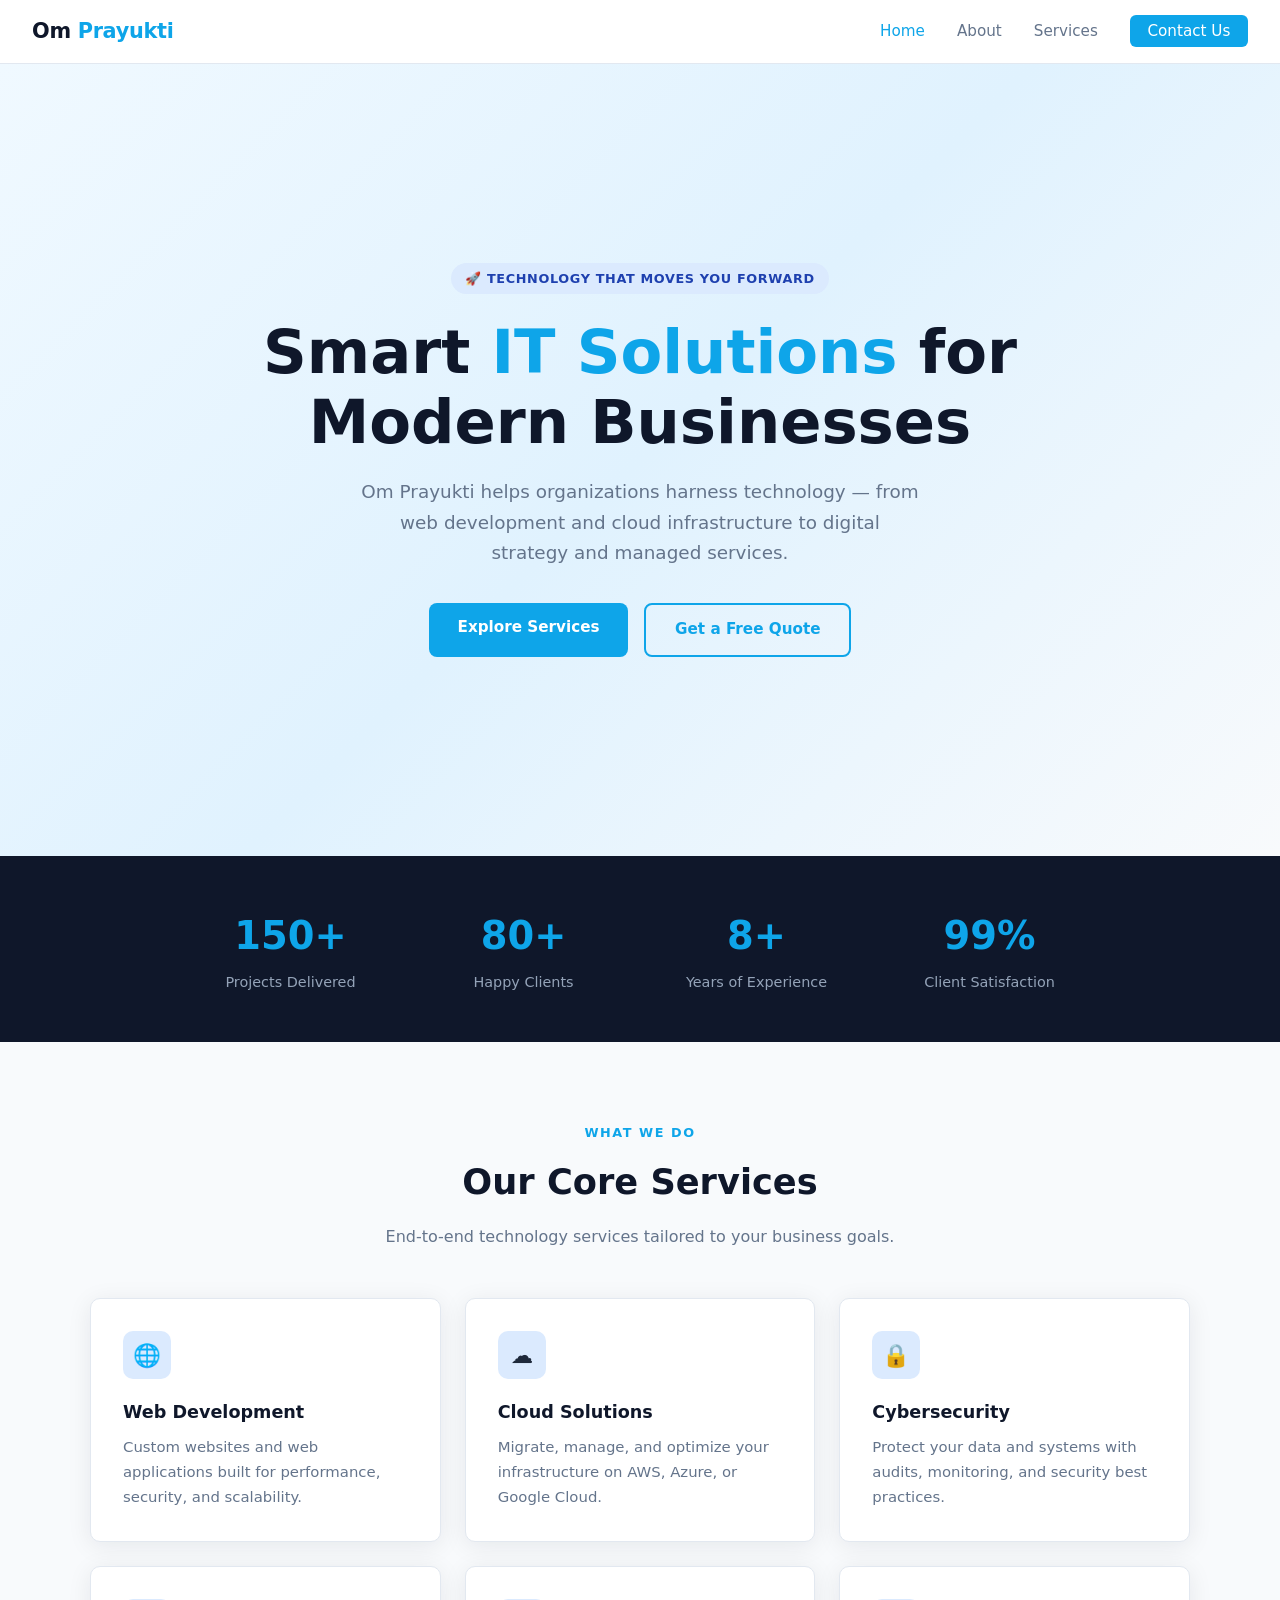
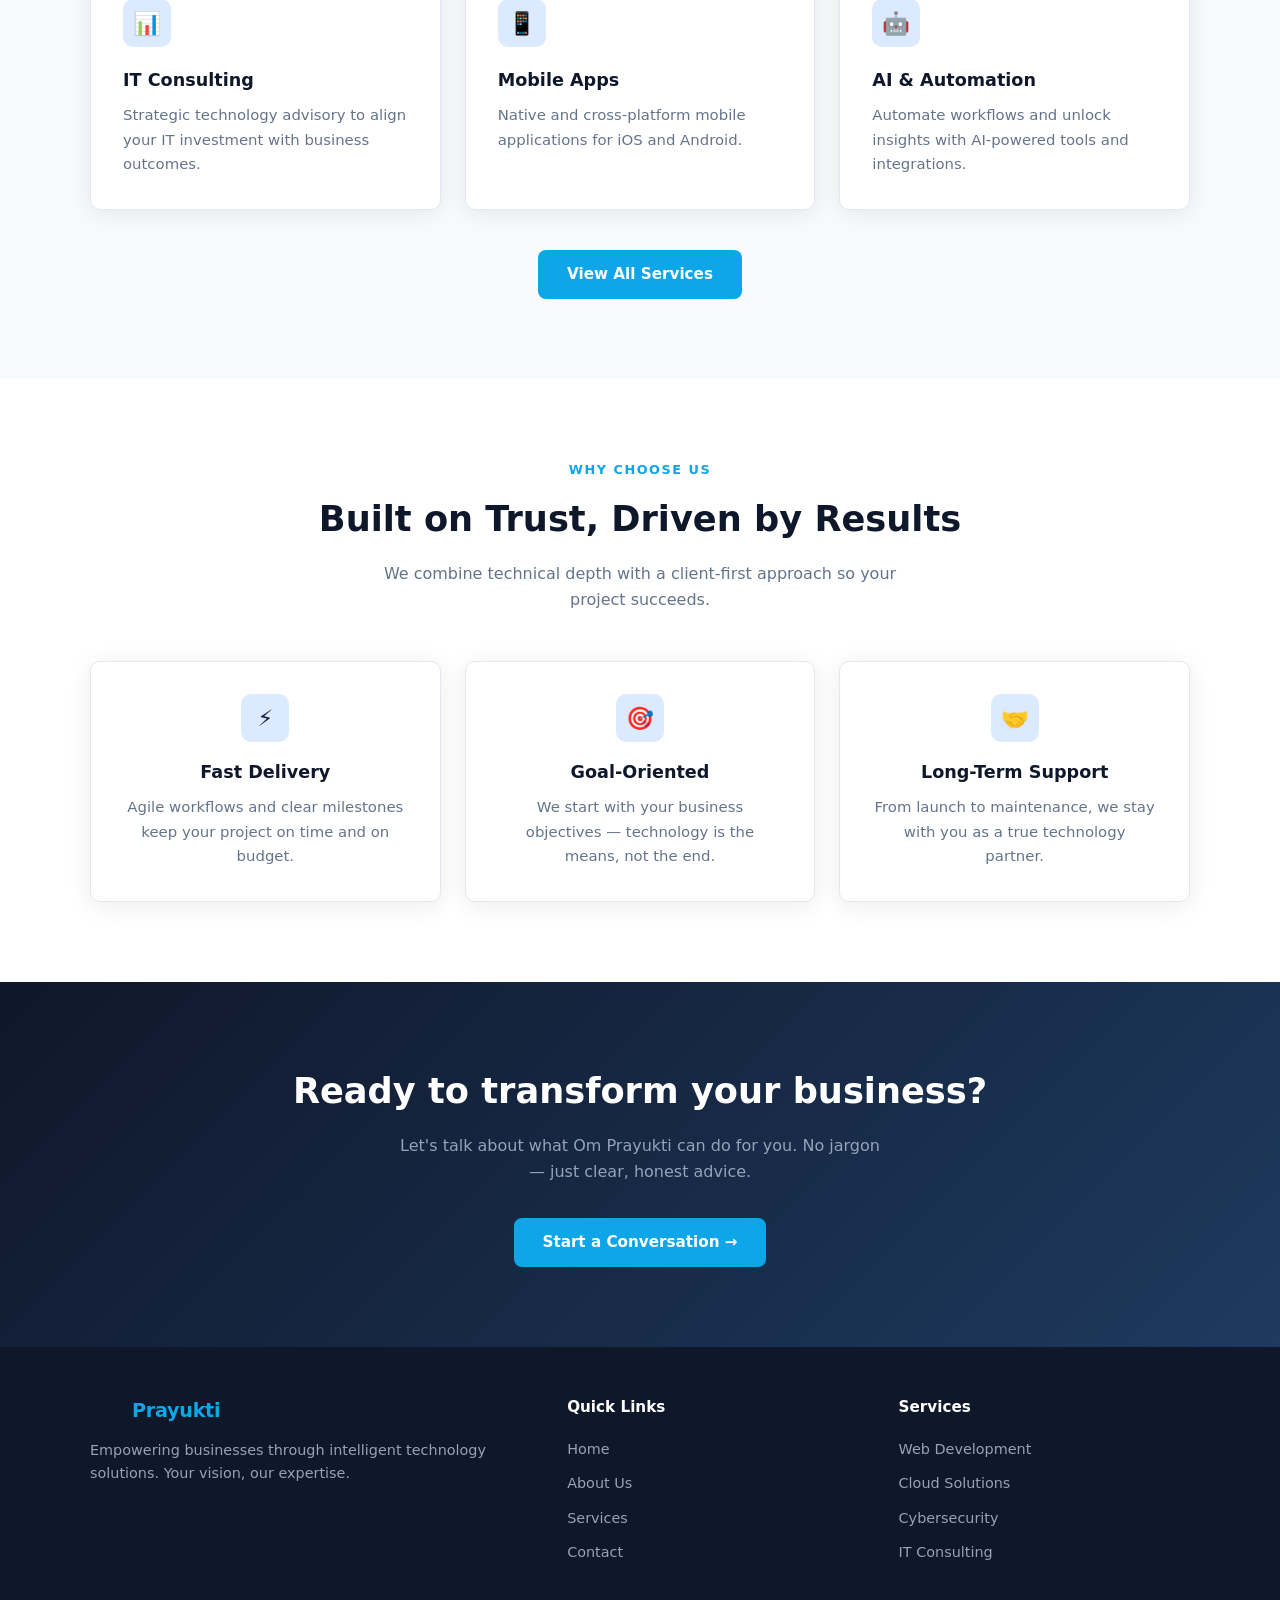
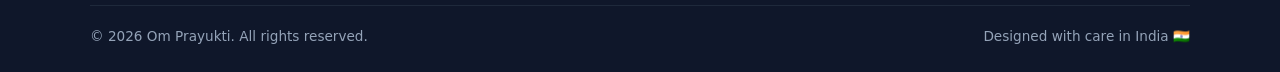
<file: index.html>
<!DOCTYPE html>
<html lang="en">
<head>
  <meta charset="UTF-8" />
  <meta name="viewport" content="width=device-width, initial-scale=1.0" />
  <title>Om Prayukti — IT Solutions & Technology Services</title>
  <meta name="description" content="Om Prayukti delivers cutting-edge IT solutions — web development, cloud services, and digital transformation for businesses of all sizes." />
  <link rel="stylesheet" href="style.css" />
</head>
<body>

<!-- NAV -->
<nav>
  <a href="index.html" class="logo">Om <span>Prayukti</span></a>
  <ul class="nav-links">
    <li><a href="index.html" class="active">Home</a></li>
    <li><a href="about.html">About</a></li>
    <li><a href="services.html">Services</a></li>
    <li><a href="contact.html" class="nav-cta">Contact Us</a></li>
  </ul>
</nav>

<!-- HERO -->
<section class="hero">
  <span class="hero-badge">🚀 Technology That Moves You Forward</span>
  <h1>Smart <span>IT Solutions</span> for Modern Businesses</h1>
  <p>Om Prayukti helps organizations harness technology — from web development and cloud infrastructure to digital strategy and managed services.</p>
  <div class="btn-group">
    <a href="services.html" class="btn btn-primary">Explore Services</a>
    <a href="contact.html" class="btn btn-outline">Get a Free Quote</a>
  </div>
</section>

<!-- STATS -->
<div class="stats-bar">
  <div class="stats-grid">
    <div>
      <div class="stat-num">150+</div>
      <div class="stat-lbl">Projects Delivered</div>
    </div>
    <div>
      <div class="stat-num">80+</div>
      <div class="stat-lbl">Happy Clients</div>
    </div>
    <div>
      <div class="stat-num">8+</div>
      <div class="stat-lbl">Years of Experience</div>
    </div>
    <div>
      <div class="stat-num">99%</div>
      <div class="stat-lbl">Client Satisfaction</div>
    </div>
  </div>
</div>

<!-- SERVICES PREVIEW -->
<section style="background: #f8fafc;">
  <div class="container">
    <div class="section-label">What We Do</div>
    <h2 class="section-title">Our Core Services</h2>
    <p class="section-sub">End-to-end technology services tailored to your business goals.</p>
    <div class="card-grid">
      <div class="card">
        <div class="card-icon">🌐</div>
        <h3>Web Development</h3>
        <p>Custom websites and web applications built for performance, security, and scalability.</p>
      </div>
      <div class="card">
        <div class="card-icon">☁️</div>
        <h3>Cloud Solutions</h3>
        <p>Migrate, manage, and optimize your infrastructure on AWS, Azure, or Google Cloud.</p>
      </div>
      <div class="card">
        <div class="card-icon">🔒</div>
        <h3>Cybersecurity</h3>
        <p>Protect your data and systems with audits, monitoring, and security best practices.</p>
      </div>
      <div class="card">
        <div class="card-icon">📊</div>
        <h3>IT Consulting</h3>
        <p>Strategic technology advisory to align your IT investment with business outcomes.</p>
      </div>
      <div class="card">
        <div class="card-icon">📱</div>
        <h3>Mobile Apps</h3>
        <p>Native and cross-platform mobile applications for iOS and Android.</p>
      </div>
      <div class="card">
        <div class="card-icon">🤖</div>
        <h3>AI & Automation</h3>
        <p>Automate workflows and unlock insights with AI-powered tools and integrations.</p>
      </div>
    </div>
    <div style="text-align:center; margin-top:2.5rem;">
      <a href="services.html" class="btn btn-primary">View All Services</a>
    </div>
  </div>
</section>

<!-- WHY US -->
<section>
  <div class="container">
    <div class="section-label">Why Choose Us</div>
    <h2 class="section-title">Built on Trust, Driven by Results</h2>
    <p class="section-sub">We combine technical depth with a client-first approach so your project succeeds.</p>
    <div class="card-grid" style="grid-template-columns: repeat(auto-fit, minmax(240px,1fr));">
      <div class="card" style="text-align:center;">
        <div class="card-icon" style="margin:0 auto 1rem;">⚡</div>
        <h3>Fast Delivery</h3>
        <p>Agile workflows and clear milestones keep your project on time and on budget.</p>
      </div>
      <div class="card" style="text-align:center;">
        <div class="card-icon" style="margin:0 auto 1rem;">🎯</div>
        <h3>Goal-Oriented</h3>
        <p>We start with your business objectives — technology is the means, not the end.</p>
      </div>
      <div class="card" style="text-align:center;">
        <div class="card-icon" style="margin:0 auto 1rem;">🤝</div>
        <h3>Long-Term Support</h3>
        <p>From launch to maintenance, we stay with you as a true technology partner.</p>
      </div>
    </div>
  </div>
</section>

<!-- CTA -->
<section style="background: linear-gradient(135deg, #0f172a 0%, #1e3a5f 100%); text-align:center; color:#fff;">
  <div class="container">
    <h2 style="font-size:clamp(1.6rem,3vw,2.2rem); font-weight:800; margin-bottom:.8rem;">Ready to transform your business?</h2>
    <p style="color:#94a3b8; max-width:480px; margin:0 auto 2rem;">Let's talk about what Om Prayukti can do for you. No jargon — just clear, honest advice.</p>
    <a href="contact.html" class="btn btn-primary">Start a Conversation →</a>
  </div>
</section>

<!-- FOOTER -->
<footer>
  <div class="footer-top">
    <div class="footer-brand">
      <a href="index.html" class="logo">Om <span>Prayukti</span></a>
      <p>Empowering businesses through intelligent technology solutions. Your vision, our expertise.</p>
    </div>
    <div>
      <h4>Quick Links</h4>
      <ul>
        <li><a href="index.html">Home</a></li>
        <li><a href="about.html">About Us</a></li>
        <li><a href="services.html">Services</a></li>
        <li><a href="contact.html">Contact</a></li>
      </ul>
    </div>
    <div>
      <h4>Services</h4>
      <ul>
        <li><a href="services.html">Web Development</a></li>
        <li><a href="services.html">Cloud Solutions</a></li>
        <li><a href="services.html">Cybersecurity</a></li>
        <li><a href="services.html">IT Consulting</a></li>
      </ul>
    </div>
  </div>
  <div class="footer-bottom">
    <span>© 2026 Om Prayukti. All rights reserved.</span>
    <span>Designed with care in India 🇮🇳</span>
  </div>
</footer>

</body>
</html>
</file>
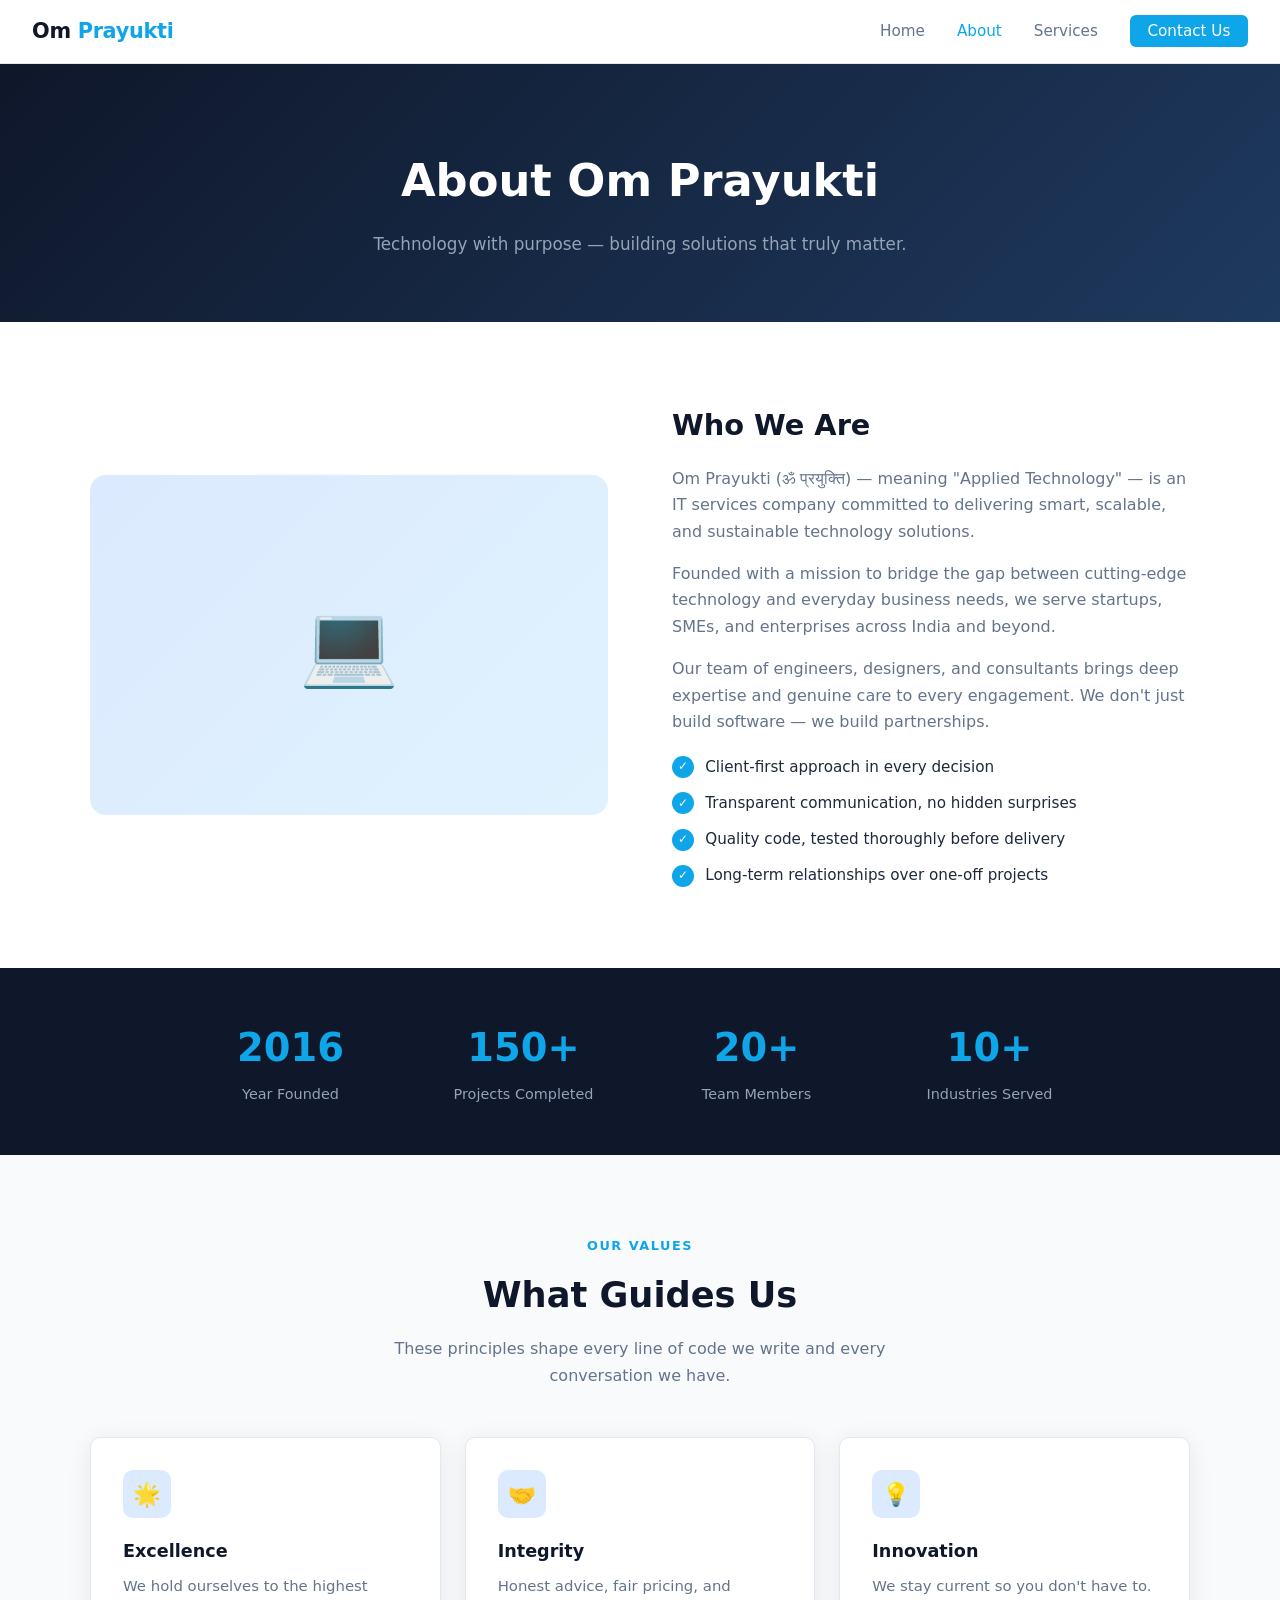
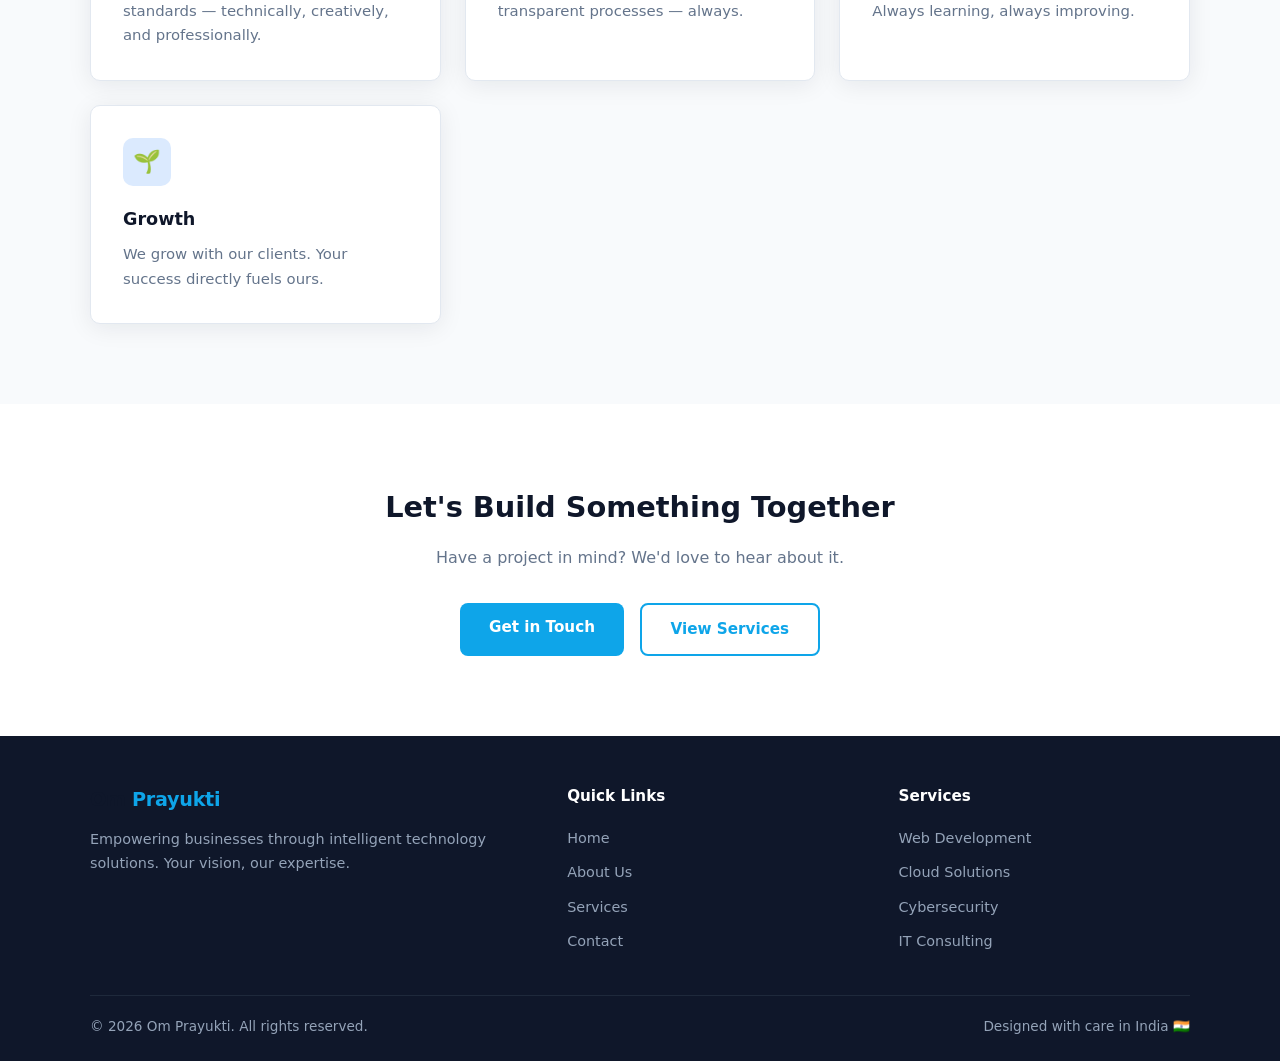
<file: about.html>
<!DOCTYPE html>
<html lang="en">
<head>
  <meta charset="UTF-8" />
  <meta name="viewport" content="width=device-width, initial-scale=1.0" />
  <title>About Us — Om Prayukti</title>
  <meta name="description" content="Learn about Om Prayukti — our story, our values, and the team behind your technology success." />
  <link rel="stylesheet" href="style.css" />
</head>
<body>

<!-- NAV -->
<nav>
  <a href="index.html" class="logo">Om <span>Prayukti</span></a>
  <ul class="nav-links">
    <li><a href="index.html">Home</a></li>
    <li><a href="about.html" class="active">About</a></li>
    <li><a href="services.html">Services</a></li>
    <li><a href="contact.html" class="nav-cta">Contact Us</a></li>
  </ul>
</nav>

<!-- PAGE HERO -->
<div class="page-hero">
  <h1>About Om Prayukti</h1>
  <p>Technology with purpose — building solutions that truly matter.</p>
</div>

<!-- ABOUT STORY -->
<section>
  <div class="container">
    <div class="about-grid">
      <div class="about-img-placeholder">💻</div>
      <div class="about-text">
        <h2>Who We Are</h2>
        <p>Om Prayukti (ॐ प्रयुक्ति) — meaning "Applied Technology" — is an IT services company committed to delivering smart, scalable, and sustainable technology solutions.</p>
        <p>Founded with a mission to bridge the gap between cutting-edge technology and everyday business needs, we serve startups, SMEs, and enterprises across India and beyond.</p>
        <p>Our team of engineers, designers, and consultants brings deep expertise and genuine care to every engagement. We don't just build software — we build partnerships.</p>
        <ul class="values-list">
          <li>Client-first approach in every decision</li>
          <li>Transparent communication, no hidden surprises</li>
          <li>Quality code, tested thoroughly before delivery</li>
          <li>Long-term relationships over one-off projects</li>
        </ul>
      </div>
    </div>
  </div>
</section>

<!-- STATS -->
<div class="stats-bar">
  <div class="stats-grid">
    <div>
      <div class="stat-num">2016</div>
      <div class="stat-lbl">Year Founded</div>
    </div>
    <div>
      <div class="stat-num">150+</div>
      <div class="stat-lbl">Projects Completed</div>
    </div>
    <div>
      <div class="stat-num">20+</div>
      <div class="stat-lbl">Team Members</div>
    </div>
    <div>
      <div class="stat-num">10+</div>
      <div class="stat-lbl">Industries Served</div>
    </div>
  </div>
</div>

<!-- VALUES -->
<section style="background:#f8fafc;">
  <div class="container">
    <div class="section-label">Our Values</div>
    <h2 class="section-title">What Guides Us</h2>
    <p class="section-sub">These principles shape every line of code we write and every conversation we have.</p>
    <div class="card-grid">
      <div class="card">
        <div class="card-icon">🌟</div>
        <h3>Excellence</h3>
        <p>We hold ourselves to the highest standards — technically, creatively, and professionally.</p>
      </div>
      <div class="card">
        <div class="card-icon">🤝</div>
        <h3>Integrity</h3>
        <p>Honest advice, fair pricing, and transparent processes — always.</p>
      </div>
      <div class="card">
        <div class="card-icon">💡</div>
        <h3>Innovation</h3>
        <p>We stay current so you don't have to. Always learning, always improving.</p>
      </div>
      <div class="card">
        <div class="card-icon">🌱</div>
        <h3>Growth</h3>
        <p>We grow with our clients. Your success directly fuels ours.</p>
      </div>
    </div>
  </div>
</section>

<!-- CTA -->
<section style="text-align:center;">
  <div class="container">
    <h2 style="font-size:1.8rem; font-weight:700; color:var(--navy); margin-bottom:.8rem;">Let's Build Something Together</h2>
    <p style="color:var(--gray); max-width:440px; margin:0 auto 2rem;">Have a project in mind? We'd love to hear about it.</p>
    <div class="btn-group" style="justify-content:center;">
      <a href="contact.html" class="btn btn-primary">Get in Touch</a>
      <a href="services.html" class="btn btn-outline">View Services</a>
    </div>
  </div>
</section>

<!-- FOOTER -->
<footer>
  <div class="footer-top">
    <div class="footer-brand">
      <a href="index.html" class="logo">Om <span>Prayukti</span></a>
      <p>Empowering businesses through intelligent technology solutions. Your vision, our expertise.</p>
    </div>
    <div>
      <h4>Quick Links</h4>
      <ul>
        <li><a href="index.html">Home</a></li>
        <li><a href="about.html">About Us</a></li>
        <li><a href="services.html">Services</a></li>
        <li><a href="contact.html">Contact</a></li>
      </ul>
    </div>
    <div>
      <h4>Services</h4>
      <ul>
        <li><a href="services.html">Web Development</a></li>
        <li><a href="services.html">Cloud Solutions</a></li>
        <li><a href="services.html">Cybersecurity</a></li>
        <li><a href="services.html">IT Consulting</a></li>
      </ul>
    </div>
  </div>
  <div class="footer-bottom">
    <span>© 2026 Om Prayukti. All rights reserved.</span>
    <span>Designed with care in India 🇮🇳</span>
  </div>
</footer>

</body>
</html>
</file>
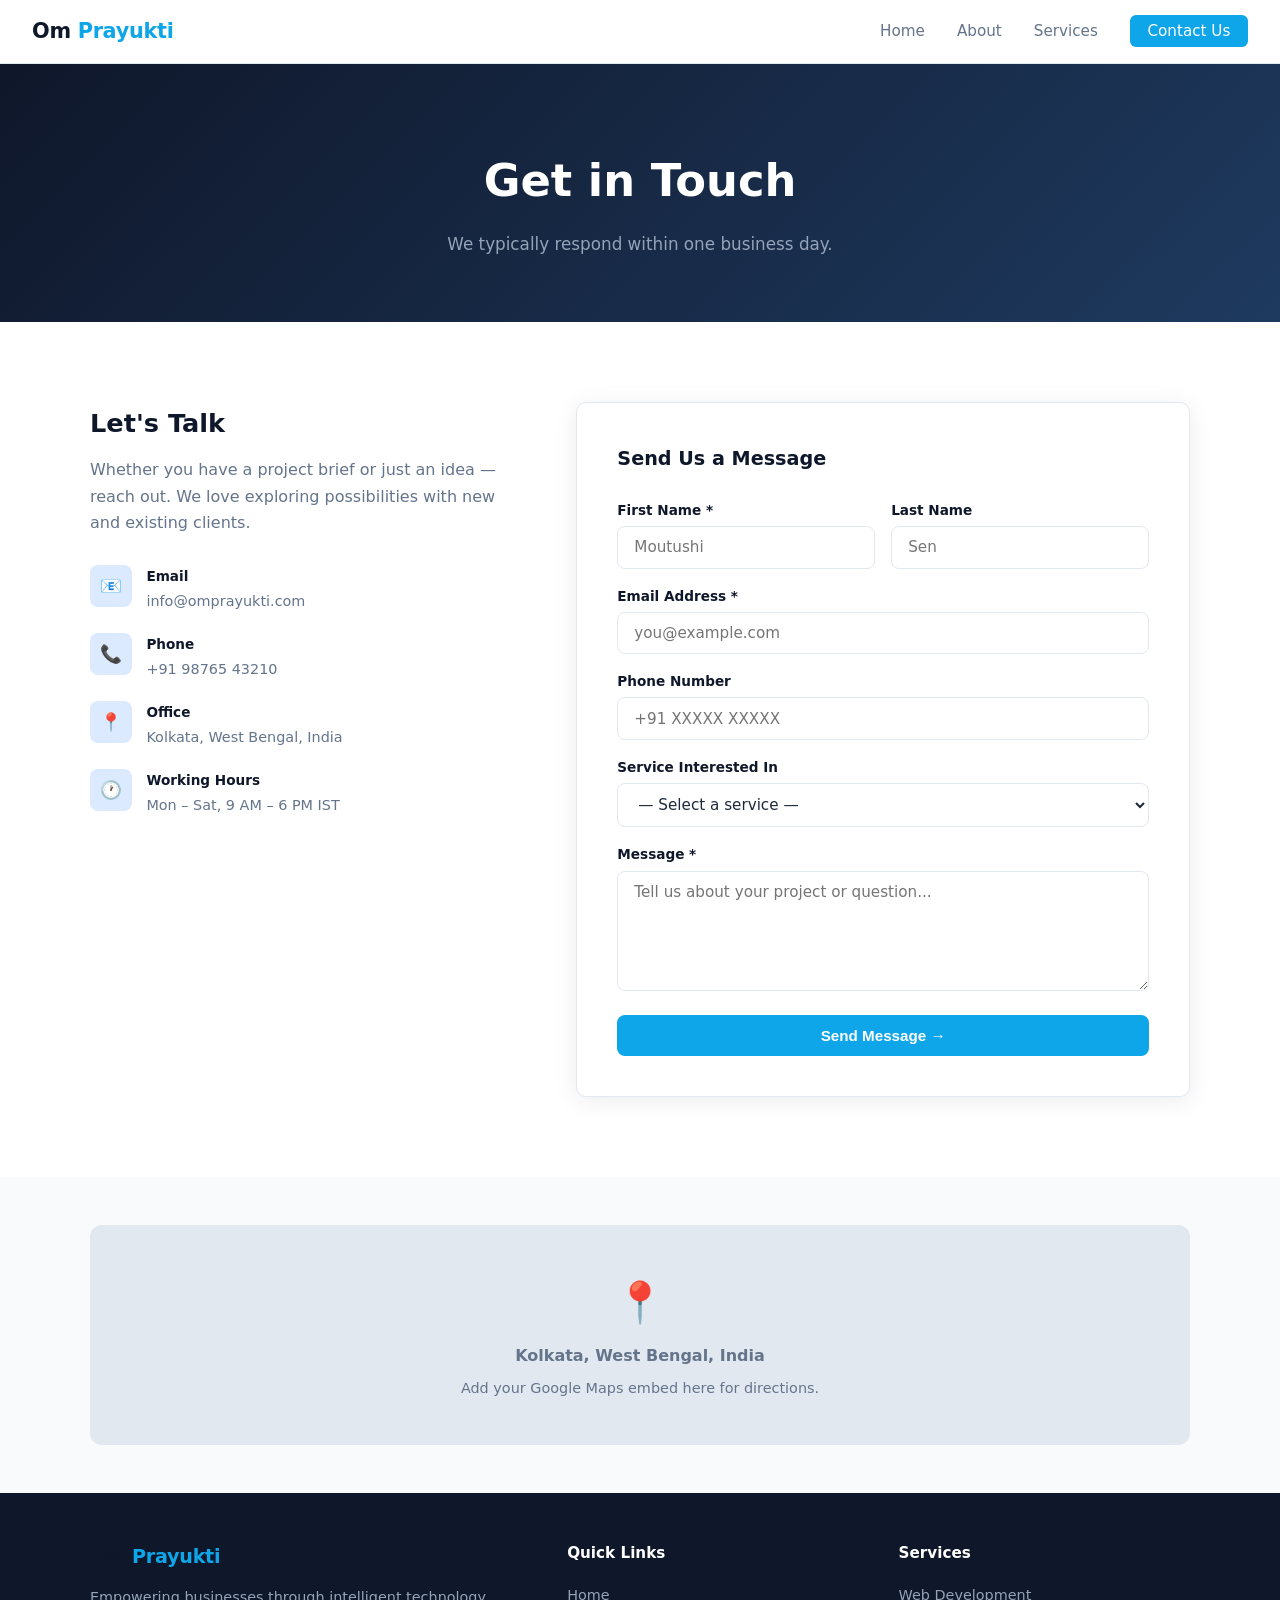
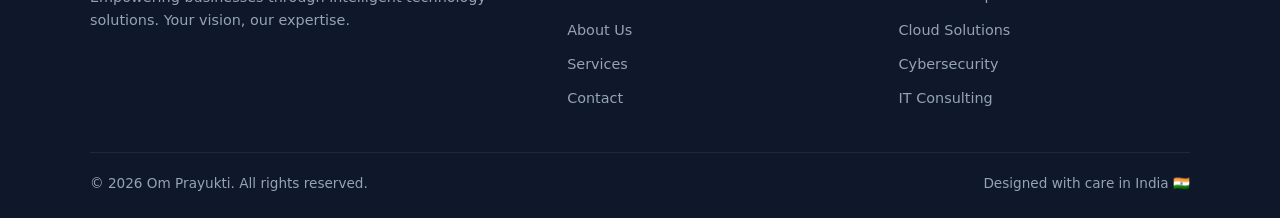
<file: contact.html>
<!DOCTYPE html>
<html lang="en">
<head>
  <meta charset="UTF-8" />
  <meta name="viewport" content="width=device-width, initial-scale=1.0" />
  <title>Contact Us — Om Prayukti</title>
  <meta name="description" content="Get in touch with Om Prayukti — we'd love to hear about your project." />
  <link rel="stylesheet" href="style.css" />
  <style>
    .success-msg {
      display: none;
      background: #dcfce7; border: 1px solid #86efac;
      color: #166534; padding: 1rem 1.2rem; border-radius: 8px;
      font-weight: 600; margin-top: .5rem;
    }
  </style>
</head>
<body>

<!-- NAV -->
<nav>
  <a href="index.html" class="logo">Om <span>Prayukti</span></a>
  <ul class="nav-links">
    <li><a href="index.html">Home</a></li>
    <li><a href="about.html">About</a></li>
    <li><a href="services.html">Services</a></li>
    <li><a href="contact.html" class="nav-cta active">Contact Us</a></li>
  </ul>
</nav>

<!-- PAGE HERO -->
<div class="page-hero">
  <h1>Get in Touch</h1>
  <p>We typically respond within one business day.</p>
</div>

<!-- CONTACT SECTION -->
<section>
  <div class="container">
    <div class="contact-grid">

      <!-- INFO -->
      <div class="contact-info">
        <h2>Let's Talk</h2>
        <p>Whether you have a project brief or just an idea — reach out. We love exploring possibilities with new and existing clients.</p>

        <div class="info-item">
          <div class="info-icon">📧</div>
          <div>
            <strong>Email</strong>
            <span>info@omprayukti.com</span>
          </div>
        </div>

        <div class="info-item">
          <div class="info-icon">📞</div>
          <div>
            <strong>Phone</strong>
            <span>+91 98765 43210</span>
          </div>
        </div>

        <div class="info-item">
          <div class="info-icon">📍</div>
          <div>
            <strong>Office</strong>
            <span>Kolkata, West Bengal, India</span>
          </div>
        </div>

        <div class="info-item">
          <div class="info-icon">🕐</div>
          <div>
            <strong>Working Hours</strong>
            <span>Mon – Sat, 9 AM – 6 PM IST</span>
          </div>
        </div>
      </div>

      <!-- FORM -->
      <div>
        <div class="card" style="padding:2.5rem;">
          <h3 style="font-size:1.2rem; font-weight:700; color:var(--navy); margin-bottom:1.5rem;">Send Us a Message</h3>
          <form id="contactForm" onsubmit="handleSubmit(event)">
            <div class="form-row">
              <div>
                <label for="fname">First Name *</label>
                <input type="text" id="fname" name="fname" placeholder="Moutushi" required />
              </div>
              <div>
                <label for="lname">Last Name</label>
                <input type="text" id="lname" name="lname" placeholder="Sen" />
              </div>
            </div>
            <div>
              <label for="email">Email Address *</label>
              <input type="email" id="email" name="email" placeholder="you@example.com" required />
            </div>
            <div>
              <label for="phone">Phone Number</label>
              <input type="tel" id="phone" name="phone" placeholder="+91 XXXXX XXXXX" />
            </div>
            <div>
              <label for="service">Service Interested In</label>
              <select id="service" name="service">
                <option value="">— Select a service —</option>
                <option>Web Development</option>
                <option>Cloud Solutions</option>
                <option>Cybersecurity</option>
                <option>IT Consulting</option>
                <option>Mobile App Development</option>
                <option>AI &amp; Automation</option>
                <option>Other / Not Sure</option>
              </select>
            </div>
            <div>
              <label for="message">Message *</label>
              <textarea id="message" name="message" placeholder="Tell us about your project or question..." required></textarea>
            </div>
            <button type="submit" class="btn btn-primary" style="width:100%; justify-content:center;">
              Send Message →
            </button>
            <div class="success-msg" id="successMsg">
              ✅ Thank you! We'll be in touch within one business day.
            </div>
          </form>
        </div>
      </div>

    </div>
  </div>
</section>

<!-- MAP PLACEHOLDER -->
<section style="background:#f8fafc; padding:3rem 2rem;">
  <div class="container" style="text-align:center;">
    <div style="background:#e2e8f0; border-radius:12px; height:220px; display:flex; align-items:center; justify-content:center; flex-direction:column; gap:.5rem; color:var(--gray);">
      <span style="font-size:2.5rem;">📍</span>
      <strong>Kolkata, West Bengal, India</strong>
      <span style="font-size:.9rem;">Add your Google Maps embed here for directions.</span>
    </div>
  </div>
</section>

<!-- FOOTER -->
<footer>
  <div class="footer-top">
    <div class="footer-brand">
      <a href="index.html" class="logo">Om <span>Prayukti</span></a>
      <p>Empowering businesses through intelligent technology solutions. Your vision, our expertise.</p>
    </div>
    <div>
      <h4>Quick Links</h4>
      <ul>
        <li><a href="index.html">Home</a></li>
        <li><a href="about.html">About Us</a></li>
        <li><a href="services.html">Services</a></li>
        <li><a href="contact.html">Contact</a></li>
      </ul>
    </div>
    <div>
      <h4>Services</h4>
      <ul>
        <li><a href="services.html">Web Development</a></li>
        <li><a href="services.html">Cloud Solutions</a></li>
        <li><a href="services.html">Cybersecurity</a></li>
        <li><a href="services.html">IT Consulting</a></li>
      </ul>
    </div>
  </div>
  <div class="footer-bottom">
    <span>© 2026 Om Prayukti. All rights reserved.</span>
    <span>Designed with care in India 🇮🇳</span>
  </div>
</footer>

<script>
function handleSubmit(e) {
  e.preventDefault();
  // In production, replace with a form backend (e.g. Netlify Forms, Formspree, EmailJS)
  document.getElementById('successMsg').style.display = 'block';
  document.getElementById('contactForm').reset();
  setTimeout(() => {
    document.getElementById('successMsg').style.display = 'none';
  }, 6000);
}
</script>

</body>
</html>
</file>
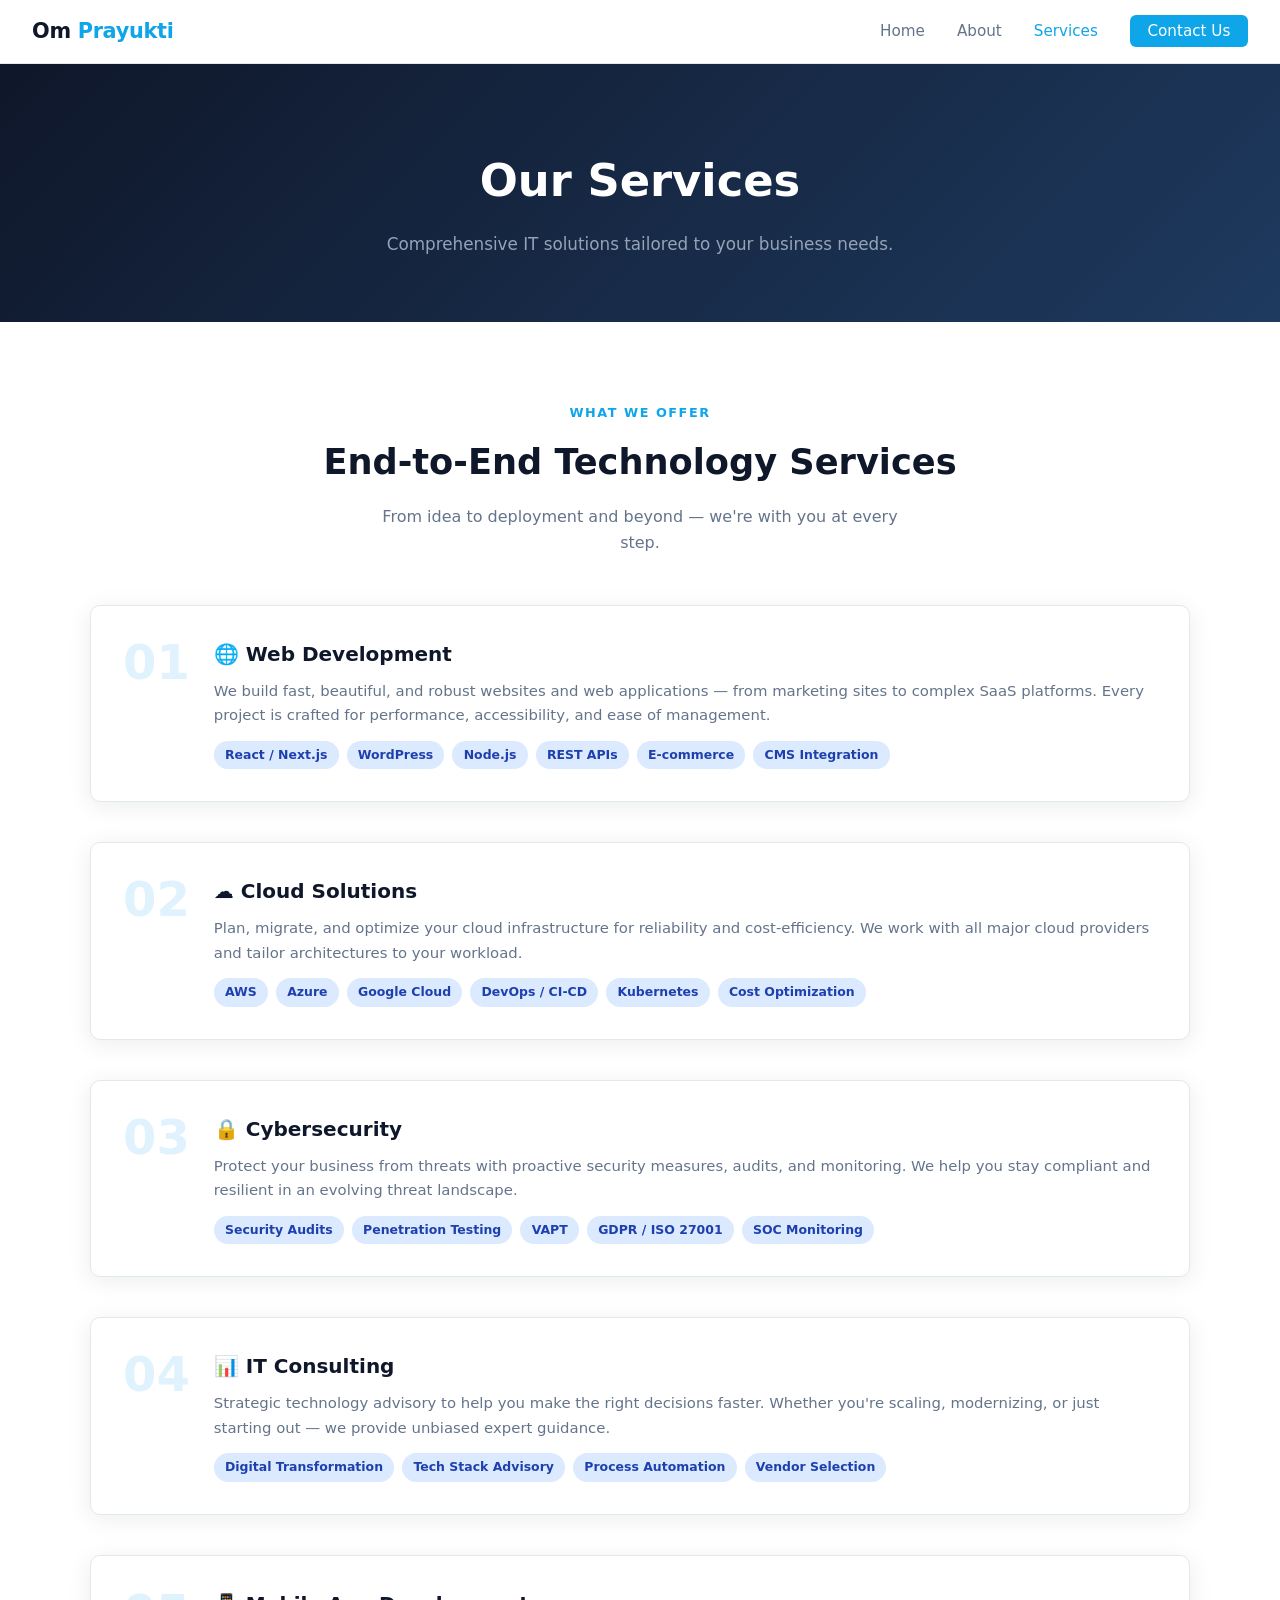
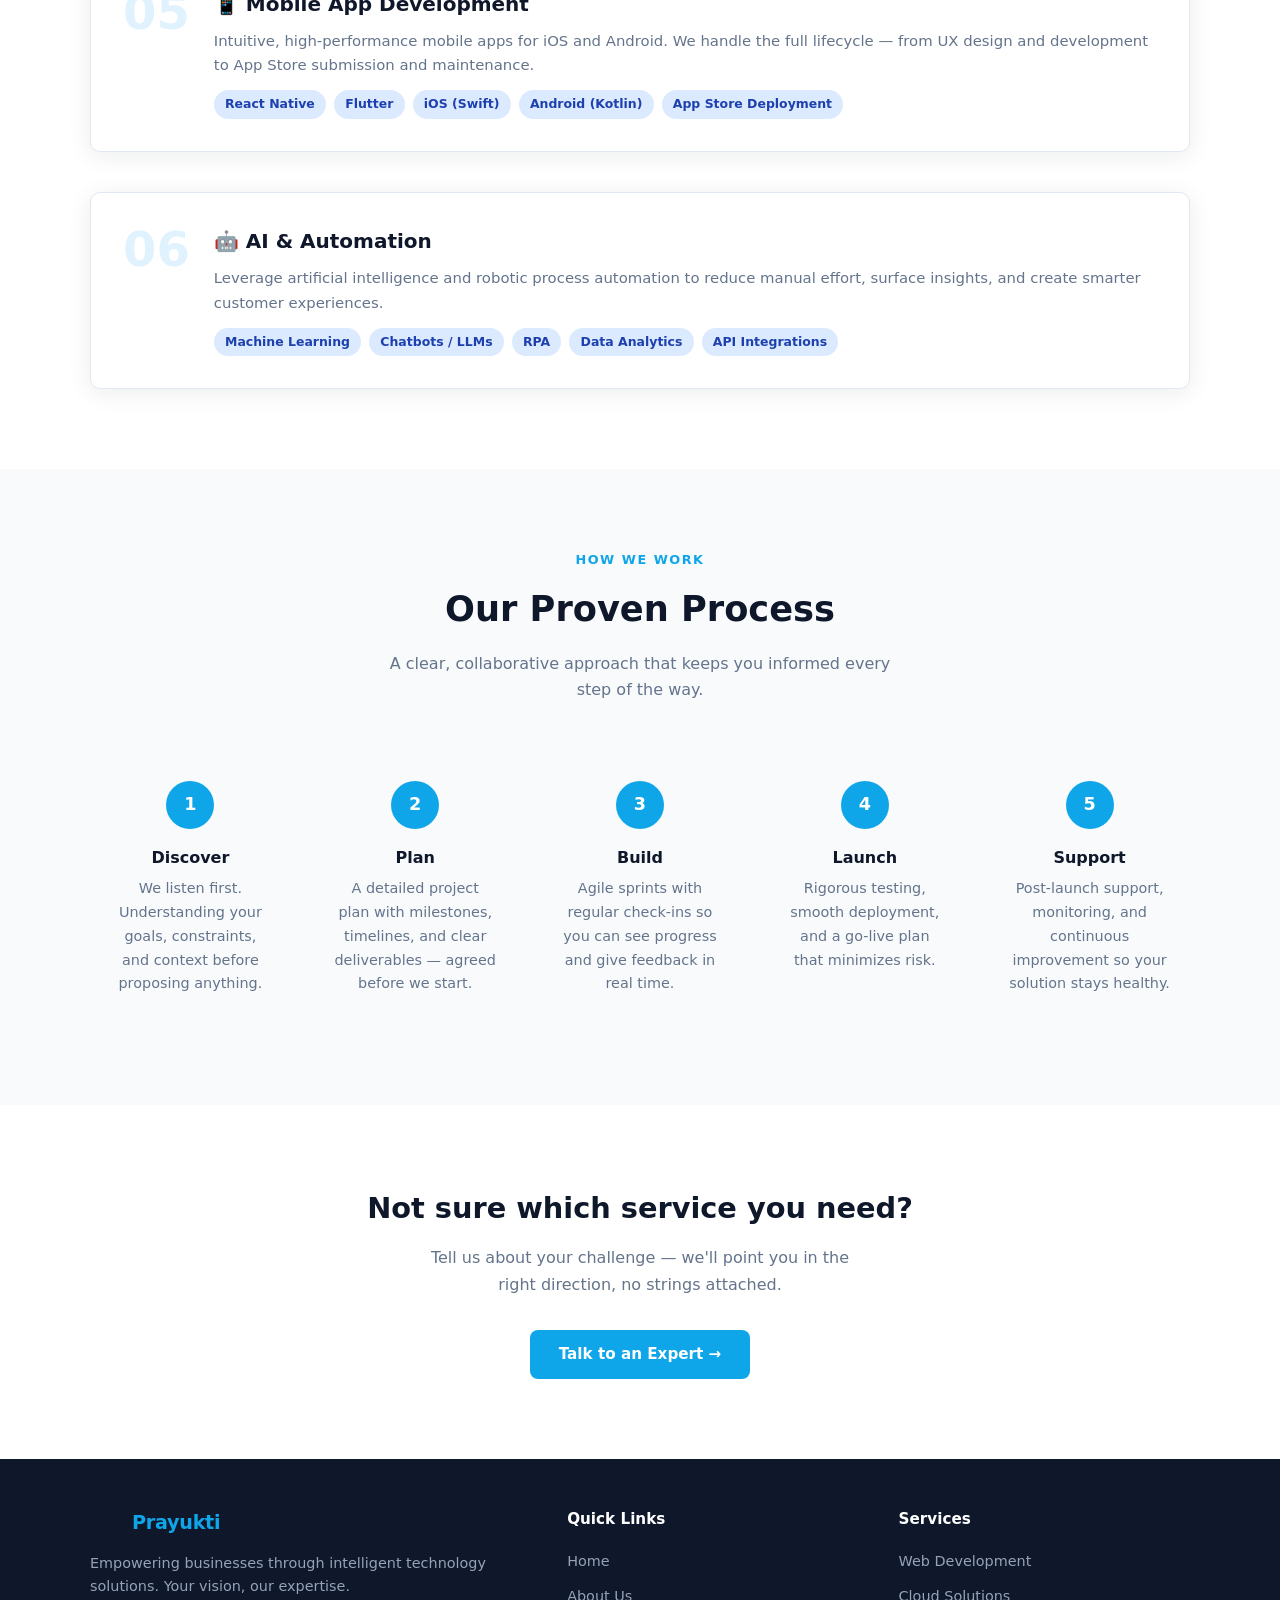
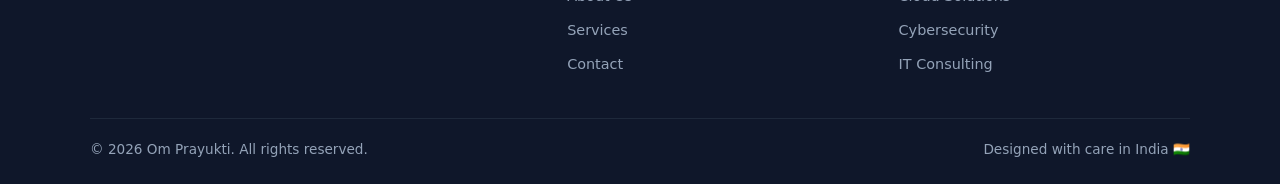
<file: services.html>
<!DOCTYPE html>
<html lang="en">
<head>
  <meta charset="UTF-8" />
  <meta name="viewport" content="width=device-width, initial-scale=1.0" />
  <title>Services — Om Prayukti</title>
  <meta name="description" content="Explore Om Prayukti's full range of IT services — web development, cloud, cybersecurity, consulting, mobile apps, and AI automation." />
  <link rel="stylesheet" href="style.css" />
  <style>
    .service-detail {
      display: grid; grid-template-columns: auto 1fr; gap: 1.5rem;
      align-items: start;
    }
    .service-num {
      font-size: 3rem; font-weight: 900;
      color: #e0f2fe; line-height: 1;
      user-select: none;
    }
    .service-detail h3 { font-size: 1.25rem; font-weight: 700; color: var(--navy); margin-bottom: .5rem; }
    .service-detail p  { color: var(--gray); margin-bottom: .8rem; }
    .tag-list { display: flex; flex-wrap: wrap; gap: .5rem; }
    .tag {
      background: #dbeafe; color: #1e40af;
      font-size: .78rem; font-weight: 600;
      padding: .25rem .7rem; border-radius: 999px;
    }
    .process-steps {
      display: grid; grid-template-columns: repeat(auto-fit, minmax(200px,1fr));
      gap: 1.5rem; counter-reset: step;
    }
    .step { text-align: center; padding: 1.8rem 1.2rem; }
    .step-num {
      width: 48px; height: 48px; border-radius: 50%;
      background: var(--blue); color: #fff;
      font-weight: 800; font-size: 1.1rem;
      display: flex; align-items: center; justify-content: center;
      margin: 0 auto 1rem;
    }
    .step h4 { font-weight: 700; color: var(--navy); margin-bottom: .4rem; }
    .step p  { font-size: .9rem; color: var(--gray); }
  </style>
</head>
<body>

<!-- NAV -->
<nav>
  <a href="index.html" class="logo">Om <span>Prayukti</span></a>
  <ul class="nav-links">
    <li><a href="index.html">Home</a></li>
    <li><a href="about.html">About</a></li>
    <li><a href="services.html" class="active">Services</a></li>
    <li><a href="contact.html" class="nav-cta">Contact Us</a></li>
  </ul>
</nav>

<!-- PAGE HERO -->
<div class="page-hero">
  <h1>Our Services</h1>
  <p>Comprehensive IT solutions tailored to your business needs.</p>
</div>

<!-- SERVICES LIST -->
<section>
  <div class="container">
    <div class="section-label">What We Offer</div>
    <h2 class="section-title">End-to-End Technology Services</h2>
    <p class="section-sub">From idea to deployment and beyond — we're with you at every step.</p>

    <div style="display:flex; flex-direction:column; gap:2.5rem; margin-top:1rem;">

      <div class="card">
        <div class="service-detail">
          <div class="service-num">01</div>
          <div>
            <h3>🌐 Web Development</h3>
            <p>We build fast, beautiful, and robust websites and web applications — from marketing sites to complex SaaS platforms. Every project is crafted for performance, accessibility, and ease of management.</p>
            <div class="tag-list">
              <span class="tag">React / Next.js</span>
              <span class="tag">WordPress</span>
              <span class="tag">Node.js</span>
              <span class="tag">REST APIs</span>
              <span class="tag">E-commerce</span>
              <span class="tag">CMS Integration</span>
            </div>
          </div>
        </div>
      </div>

      <div class="card">
        <div class="service-detail">
          <div class="service-num">02</div>
          <div>
            <h3>☁️ Cloud Solutions</h3>
            <p>Plan, migrate, and optimize your cloud infrastructure for reliability and cost-efficiency. We work with all major cloud providers and tailor architectures to your workload.</p>
            <div class="tag-list">
              <span class="tag">AWS</span>
              <span class="tag">Azure</span>
              <span class="tag">Google Cloud</span>
              <span class="tag">DevOps / CI-CD</span>
              <span class="tag">Kubernetes</span>
              <span class="tag">Cost Optimization</span>
            </div>
          </div>
        </div>
      </div>

      <div class="card">
        <div class="service-detail">
          <div class="service-num">03</div>
          <div>
            <h3>🔒 Cybersecurity</h3>
            <p>Protect your business from threats with proactive security measures, audits, and monitoring. We help you stay compliant and resilient in an evolving threat landscape.</p>
            <div class="tag-list">
              <span class="tag">Security Audits</span>
              <span class="tag">Penetration Testing</span>
              <span class="tag">VAPT</span>
              <span class="tag">GDPR / ISO 27001</span>
              <span class="tag">SOC Monitoring</span>
            </div>
          </div>
        </div>
      </div>

      <div class="card">
        <div class="service-detail">
          <div class="service-num">04</div>
          <div>
            <h3>📊 IT Consulting</h3>
            <p>Strategic technology advisory to help you make the right decisions faster. Whether you're scaling, modernizing, or just starting out — we provide unbiased expert guidance.</p>
            <div class="tag-list">
              <span class="tag">Digital Transformation</span>
              <span class="tag">Tech Stack Advisory</span>
              <span class="tag">Process Automation</span>
              <span class="tag">Vendor Selection</span>
            </div>
          </div>
        </div>
      </div>

      <div class="card">
        <div class="service-detail">
          <div class="service-num">05</div>
          <div>
            <h3>📱 Mobile App Development</h3>
            <p>Intuitive, high-performance mobile apps for iOS and Android. We handle the full lifecycle — from UX design and development to App Store submission and maintenance.</p>
            <div class="tag-list">
              <span class="tag">React Native</span>
              <span class="tag">Flutter</span>
              <span class="tag">iOS (Swift)</span>
              <span class="tag">Android (Kotlin)</span>
              <span class="tag">App Store Deployment</span>
            </div>
          </div>
        </div>
      </div>

      <div class="card">
        <div class="service-detail">
          <div class="service-num">06</div>
          <div>
            <h3>🤖 AI & Automation</h3>
            <p>Leverage artificial intelligence and robotic process automation to reduce manual effort, surface insights, and create smarter customer experiences.</p>
            <div class="tag-list">
              <span class="tag">Machine Learning</span>
              <span class="tag">Chatbots / LLMs</span>
              <span class="tag">RPA</span>
              <span class="tag">Data Analytics</span>
              <span class="tag">API Integrations</span>
            </div>
          </div>
        </div>
      </div>

    </div>
  </div>
</section>

<!-- OUR PROCESS -->
<section style="background:#f8fafc;">
  <div class="container">
    <div class="section-label">How We Work</div>
    <h2 class="section-title">Our Proven Process</h2>
    <p class="section-sub">A clear, collaborative approach that keeps you informed every step of the way.</p>
    <div class="process-steps">
      <div class="step">
        <div class="step-num">1</div>
        <h4>Discover</h4>
        <p>We listen first. Understanding your goals, constraints, and context before proposing anything.</p>
      </div>
      <div class="step">
        <div class="step-num">2</div>
        <h4>Plan</h4>
        <p>A detailed project plan with milestones, timelines, and clear deliverables — agreed before we start.</p>
      </div>
      <div class="step">
        <div class="step-num">3</div>
        <h4>Build</h4>
        <p>Agile sprints with regular check-ins so you can see progress and give feedback in real time.</p>
      </div>
      <div class="step">
        <div class="step-num">4</div>
        <h4>Launch</h4>
        <p>Rigorous testing, smooth deployment, and a go-live plan that minimizes risk.</p>
      </div>
      <div class="step">
        <div class="step-num">5</div>
        <h4>Support</h4>
        <p>Post-launch support, monitoring, and continuous improvement so your solution stays healthy.</p>
      </div>
    </div>
  </div>
</section>

<!-- CTA -->
<section style="text-align:center;">
  <div class="container">
    <h2 style="font-size:1.8rem; font-weight:700; color:var(--navy); margin-bottom:.8rem;">Not sure which service you need?</h2>
    <p style="color:var(--gray); max-width:440px; margin:0 auto 2rem;">Tell us about your challenge — we'll point you in the right direction, no strings attached.</p>
    <a href="contact.html" class="btn btn-primary">Talk to an Expert →</a>
  </div>
</section>

<!-- FOOTER -->
<footer>
  <div class="footer-top">
    <div class="footer-brand">
      <a href="index.html" class="logo">Om <span>Prayukti</span></a>
      <p>Empowering businesses through intelligent technology solutions. Your vision, our expertise.</p>
    </div>
    <div>
      <h4>Quick Links</h4>
      <ul>
        <li><a href="index.html">Home</a></li>
        <li><a href="about.html">About Us</a></li>
        <li><a href="services.html">Services</a></li>
        <li><a href="contact.html">Contact</a></li>
      </ul>
    </div>
    <div>
      <h4>Services</h4>
      <ul>
        <li><a href="services.html">Web Development</a></li>
        <li><a href="services.html">Cloud Solutions</a></li>
        <li><a href="services.html">Cybersecurity</a></li>
        <li><a href="services.html">IT Consulting</a></li>
      </ul>
    </div>
  </div>
  <div class="footer-bottom">
    <span>© 2026 Om Prayukti. All rights reserved.</span>
    <span>Designed with care in India 🇮🇳</span>
  </div>
</footer>

</body>
</html>
</file>
<file: style.css>
/* ===== Om Prayukti — Shared Stylesheet ===== */

*, *::before, *::after { box-sizing: border-box; margin: 0; padding: 0; }

:root {
  --navy:   #0f172a;
  --blue:   #0ea5e9;
  --blue2:  #0284c7;
  --gray:   #64748b;
  --light:  #f1f5f9;
  --white:  #ffffff;
  --text:   #1e293b;
  --radius: 10px;
  --shadow: 0 4px 24px rgba(15,23,42,.08);
  --transition: .25s ease;
}

html { scroll-behavior: smooth; }

body {
  font-family: 'Segoe UI', system-ui, -apple-system, sans-serif;
  color: var(--text);
  background: var(--white);
  line-height: 1.65;
}

/* ── NAV ── */
nav {
  position: sticky; top: 0; z-index: 100;
  background: rgba(255,255,255,.95);
  backdrop-filter: blur(10px);
  border-bottom: 1px solid #e2e8f0;
  padding: 0 2rem;
  display: flex; align-items: center; justify-content: space-between;
  height: 64px;
}

.logo {
  font-size: 1.3rem; font-weight: 700;
  color: var(--navy); text-decoration: none;
  letter-spacing: -.3px;
}
.logo span { color: var(--blue); }

.nav-links { display: flex; gap: 2rem; list-style: none; }
.nav-links a {
  text-decoration: none; color: var(--gray);
  font-size: .95rem; font-weight: 500;
  transition: color var(--transition);
}
.nav-links a:hover, .nav-links a.active { color: var(--blue); }

.nav-cta {
  background: var(--blue); color: var(--white) !important;
  padding: .45rem 1.1rem; border-radius: 6px;
  transition: background var(--transition) !important;
}
.nav-cta:hover { background: var(--blue2) !important; color: var(--white) !important; }

/* ── HERO ── */
.hero {
  min-height: 88vh;
  display: flex; flex-direction: column;
  align-items: center; justify-content: center;
  text-align: center;
  padding: 5rem 2rem;
  background: linear-gradient(135deg, #f0f9ff 0%, #e0f2fe 50%, #f8fafc 100%);
}

.hero-badge {
  display: inline-block;
  background: #dbeafe; color: #1e40af;
  font-size: .8rem; font-weight: 600; letter-spacing: .05em;
  padding: .3rem .9rem; border-radius: 999px;
  margin-bottom: 1.5rem; text-transform: uppercase;
}

.hero h1 {
  font-size: clamp(2.2rem, 5vw, 3.8rem);
  font-weight: 800; line-height: 1.15;
  color: var(--navy); max-width: 760px;
  margin-bottom: 1.2rem;
}
.hero h1 span { color: var(--blue); }

.hero p {
  font-size: 1.15rem; color: var(--gray);
  max-width: 560px; margin-bottom: 2.2rem;
}

.btn-group { display: flex; gap: 1rem; flex-wrap: wrap; justify-content: center; }

.btn {
  display: inline-block; padding: .75rem 1.8rem;
  border-radius: 8px; font-weight: 600; font-size: .95rem;
  text-decoration: none; transition: all var(--transition);
  cursor: pointer; border: none;
}
.btn-primary { background: var(--blue); color: var(--white); }
.btn-primary:hover { background: var(--blue2); transform: translateY(-1px); box-shadow: 0 6px 20px rgba(14,165,233,.35); }
.btn-outline { border: 2px solid var(--blue); color: var(--blue); background: transparent; }
.btn-outline:hover { background: var(--blue); color: var(--white); }

/* ── SECTIONS ── */
section { padding: 5rem 2rem; }
.container { max-width: 1100px; margin: 0 auto; }

.section-label {
  text-align: center;
  font-size: .8rem; font-weight: 600; letter-spacing: .12em;
  text-transform: uppercase; color: var(--blue);
  margin-bottom: .6rem;
}
.section-title {
  text-align: center;
  font-size: clamp(1.6rem, 3vw, 2.2rem);
  font-weight: 700; color: var(--navy);
  margin-bottom: .8rem;
}
.section-sub {
  text-align: center; color: var(--gray);
  max-width: 540px; margin: 0 auto 3rem;
}

/* ── CARD GRID ── */
.card-grid {
  display: grid;
  grid-template-columns: repeat(auto-fit, minmax(280px, 1fr));
  gap: 1.5rem;
}

.card {
  background: var(--white); border-radius: var(--radius);
  box-shadow: var(--shadow); padding: 2rem;
  border: 1px solid #e2e8f0;
  transition: transform var(--transition), box-shadow var(--transition);
}
.card:hover { transform: translateY(-4px); box-shadow: 0 8px 32px rgba(15,23,42,.12); }

.card-icon {
  width: 48px; height: 48px; border-radius: 10px;
  background: #dbeafe; display: flex; align-items: center; justify-content: center;
  font-size: 1.4rem; margin-bottom: 1.2rem;
}

.card h3 { font-size: 1.1rem; font-weight: 700; color: var(--navy); margin-bottom: .5rem; }
.card p  { font-size: .93rem; color: var(--gray); }

/* ── STATS BAR ── */
.stats-bar {
  background: var(--navy); color: var(--white);
  padding: 3rem 2rem;
}
.stats-grid {
  max-width: 900px; margin: 0 auto;
  display: grid; grid-template-columns: repeat(auto-fit, minmax(180px, 1fr));
  gap: 2rem; text-align: center;
}
.stat-num { font-size: 2.4rem; font-weight: 800; color: var(--blue); }
.stat-lbl { font-size: .9rem; color: #94a3b8; margin-top: .2rem; }

/* ── PAGE HERO (inner pages) ── */
.page-hero {
  background: linear-gradient(135deg, #0f172a 0%, #1e3a5f 100%);
  padding: 5rem 2rem 4rem;
  text-align: center; color: var(--white);
}
.page-hero h1 { font-size: clamp(1.8rem,4vw,2.8rem); font-weight: 800; margin-bottom: .8rem; }
.page-hero p  { color: #94a3b8; font-size: 1.05rem; }

/* ── ABOUT ── */
.about-grid {
  display: grid;
  grid-template-columns: 1fr 1fr;
  gap: 4rem; align-items: center;
}
@media(max-width:700px){ .about-grid { grid-template-columns: 1fr; gap: 2rem; } }

.about-img-placeholder {
  background: linear-gradient(135deg, #dbeafe, #e0f2fe);
  border-radius: 16px; height: 340px;
  display: flex; align-items: center; justify-content: center;
  font-size: 5rem;
}
.about-text h2 { font-size: 1.8rem; font-weight: 700; color: var(--navy); margin-bottom: 1rem; }
.about-text p  { color: var(--gray); margin-bottom: 1rem; }

.values-list { list-style: none; display: flex; flex-direction: column; gap: .7rem; margin-top: 1.2rem; }
.values-list li {
  display: flex; align-items: center; gap: .7rem;
  font-size: .95rem; color: var(--text);
}
.values-list li::before {
  content: '✓'; display: inline-flex; align-items: center; justify-content: center;
  width: 22px; height: 22px; border-radius: 50%;
  background: var(--blue); color: #fff; font-size: .75rem; font-weight: 700;
  flex-shrink: 0;
}

/* ── CONTACT ── */
.contact-grid {
  display: grid; grid-template-columns: 1fr 1.4fr; gap: 3rem;
}
@media(max-width:700px){ .contact-grid { grid-template-columns: 1fr; } }

.contact-info h2 { font-size: 1.6rem; font-weight: 700; color: var(--navy); margin-bottom: .8rem; }
.contact-info p  { color: var(--gray); margin-bottom: 1.8rem; }

.info-item { display: flex; gap: .9rem; margin-bottom: 1.2rem; }
.info-icon {
  width: 42px; height: 42px; border-radius: 8px;
  background: #dbeafe; display: flex; align-items: center; justify-content: center;
  font-size: 1.1rem; flex-shrink: 0;
}
.info-item strong { display: block; font-size: .85rem; color: var(--navy); }
.info-item span   { font-size: .9rem; color: var(--gray); }

form { display: flex; flex-direction: column; gap: 1rem; }
.form-row { display: grid; grid-template-columns: 1fr 1fr; gap: 1rem; }
@media(max-width:500px){ .form-row { grid-template-columns: 1fr; } }

form label { font-size: .85rem; font-weight: 600; color: var(--navy); display: block; margin-bottom: .3rem; }
form input, form textarea, form select {
  width: 100%; padding: .7rem 1rem;
  border: 1.5px solid #e2e8f0; border-radius: 8px;
  font-size: .95rem; color: var(--text);
  background: var(--white); font-family: inherit;
  transition: border-color var(--transition);
}
form input:focus, form textarea:focus, form select:focus {
  outline: none; border-color: var(--blue);
}
form textarea { resize: vertical; min-height: 120px; }

/* ── FOOTER ── */
footer {
  background: var(--navy); color: #94a3b8;
  padding: 3rem 2rem 1.5rem;
}
.footer-top {
  display: grid; grid-template-columns: 1.5fr 1fr 1fr;
  gap: 2.5rem; max-width: 1100px; margin: 0 auto 2.5rem;
}
@media(max-width:650px){ .footer-top { grid-template-columns: 1fr; } }

.footer-brand .logo { font-size: 1.2rem; }
.footer-brand p { margin-top: .8rem; font-size: .9rem; line-height: 1.6; }

footer h4 { color: var(--white); font-size: .95rem; margin-bottom: 1rem; }
footer ul { list-style: none; display: flex; flex-direction: column; gap: .5rem; }
footer ul a { color: #94a3b8; text-decoration: none; font-size: .9rem; transition: color var(--transition); }
footer ul a:hover { color: var(--blue); }

.footer-bottom {
  max-width: 1100px; margin: 0 auto;
  border-top: 1px solid #1e293b; padding-top: 1.2rem;
  display: flex; justify-content: space-between; align-items: center;
  font-size: .85rem; flex-wrap: wrap; gap: .5rem;
}

/* ── RESPONSIVE NAV ── */
@media(max-width:650px){
  .nav-links { gap: 1rem; }
  .nav-links li:not(:last-child) { display: none; }
}
</file>
